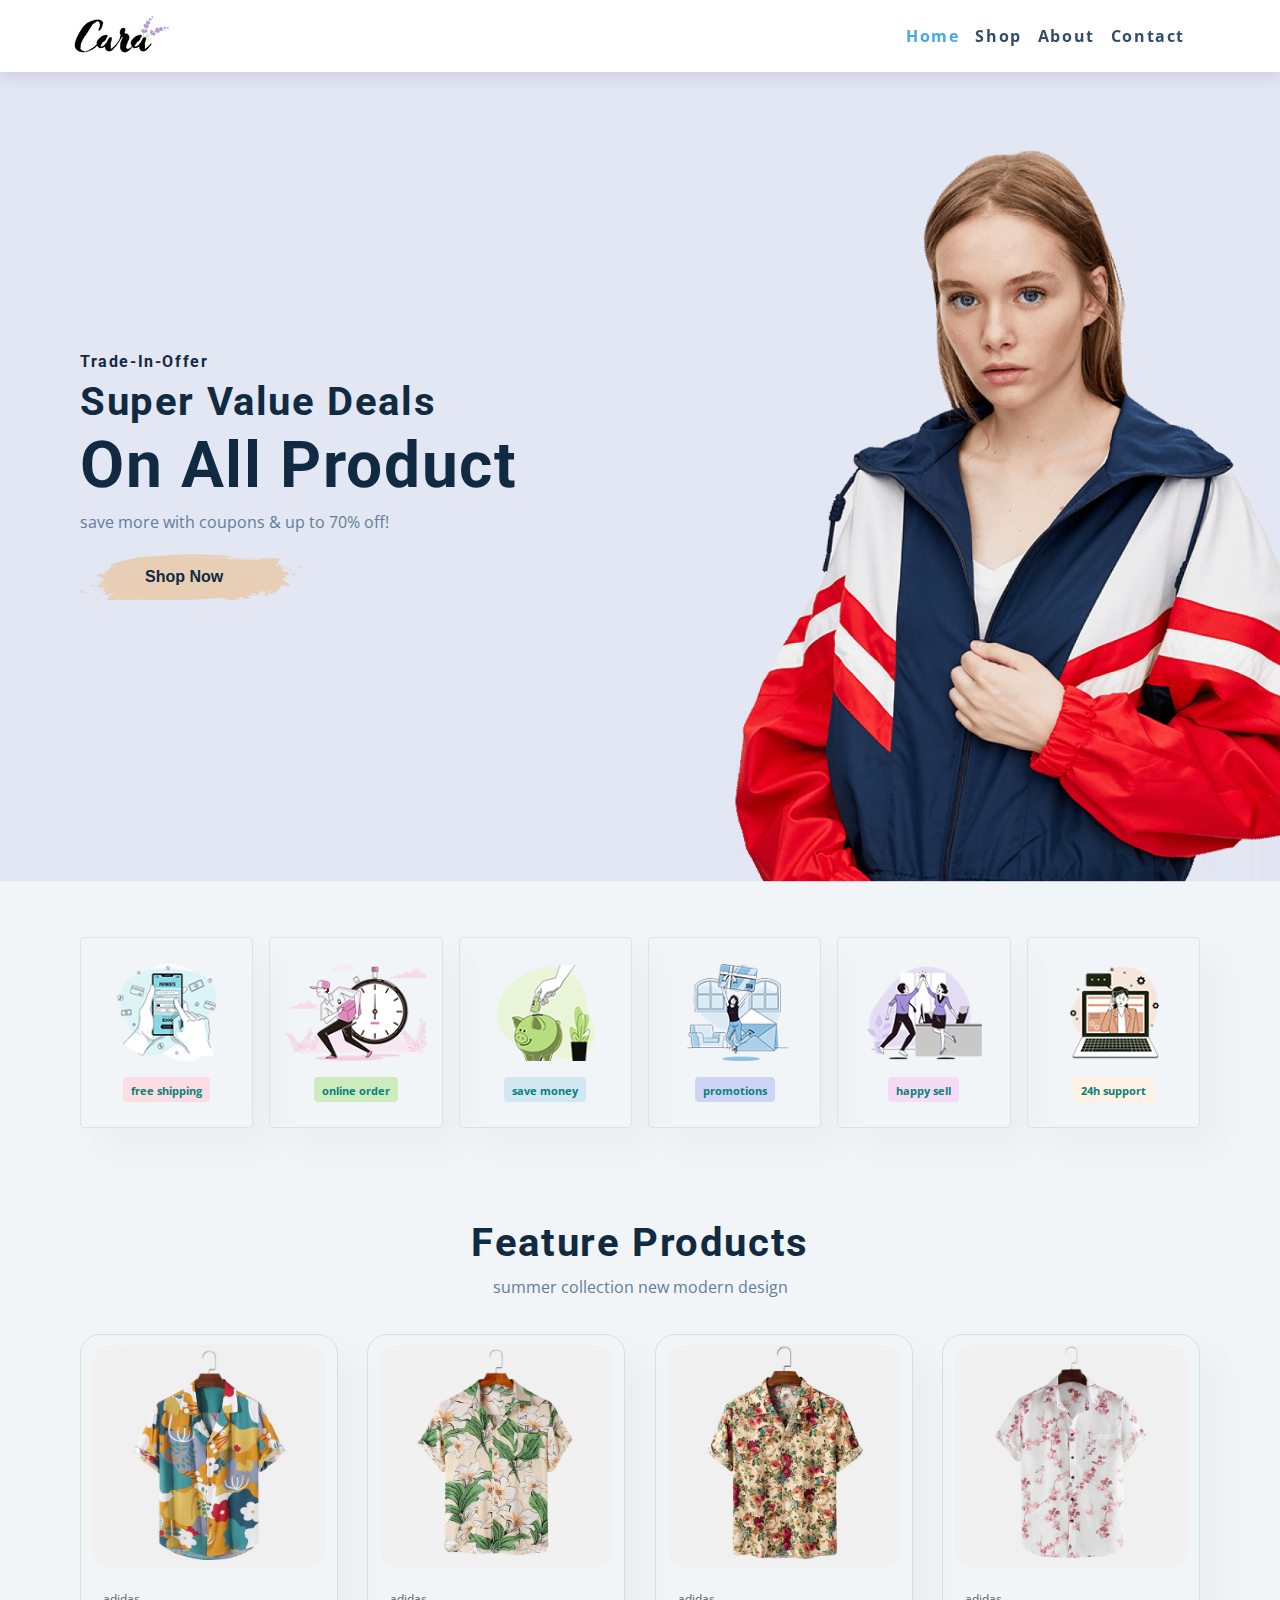
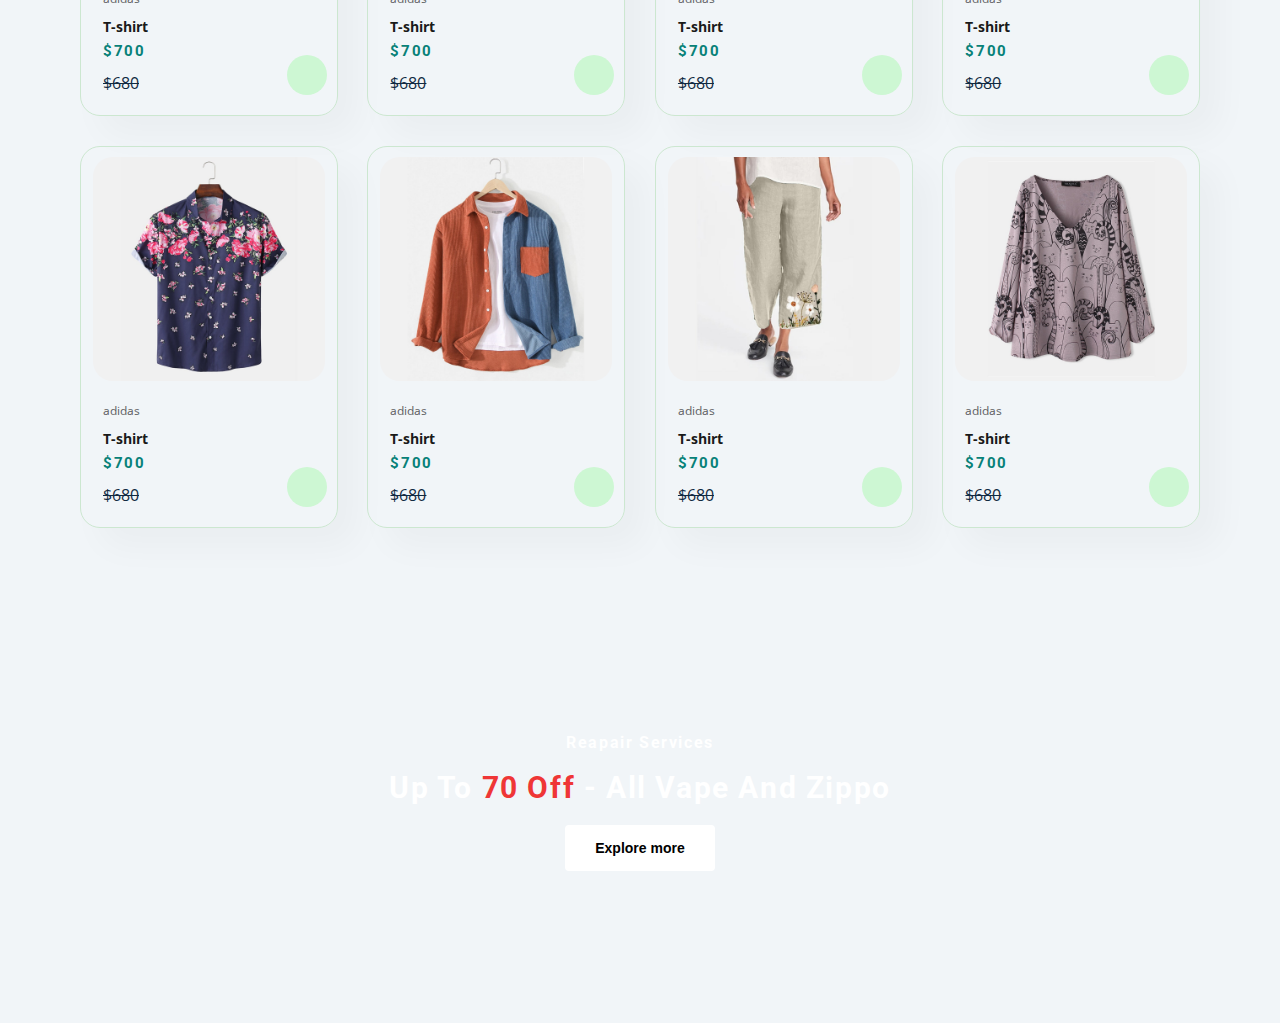
<file: index.html>
<!DOCTYPE html>
<html lang="en">

    <head>
        <meta charset="UTF-8">
        <meta http-equiv="X-UA-Compatible" content="IE=edge">
        <meta name="viewport" content="width=device-width, initial-scale=1.0">
        <title>Tech2etc Ecommerce Tutorial</title>
        <link rel="stylesheet" href="https://cdnjs.cloudflare.com/ajax/libs/font-awesome/6.4.2/css/all.min.css" integrity="sha512-z3gLpd7yknf1YoNbCzqRKc4qyor8gaKU1qmn+CShxbuBusANI9QpRohGBreCFkKxLhei6S9CQXFEbbKuqLg0DA==" crossorigin="anonymous" referrerpolicy="no-referrer" />

        <link rel="stylesheet" href="style.css">
    </head>

    <body>

        <!-- Navbar -->
        <nav id="header">
            <div class="nav-center">
              <!-- nav header -->
              <div class="nav-header">
                <img src="./img/logo.png" class="logo" alt="logo" />
                <button class="nav-toggle">
                  <i class="fas fa-bars"></i>
                </button>
              </div>
              <!-- links -->
              <ul class="links">
                <li>
                  <a class="active" href="index.html">home</a>
                </li>
                <li>
                  <a href="shop.html">shop</a>
                </li>
                <li>
                  <a href="about.html">about</a>
                </li>
                <li>
                  <a href="contact.html">contact</a>
                </li>
                <li>
                    <a href="cart.html"><i class="fa-solid fa-cart-shopping"></i></a>
                </li>
              </ul>
            </div>
        </nav>
        <!-- Home -->
        <section id="hero">
            <h4>Trade-in-offer</h4>
            <h2>Super value deals</h2>
            <h1>On all product</h1>
            <p>save more with coupons & up to 70% off!</p>
            <button>Shop Now</button>
        </section>
        <!-- Feature -->
        <section id="feature">
            <div class="fe-box">
                <img src="./img/features/f1.png" alt="">
                <h6>free shipping</h6>
            </div>
            <div class="fe-box">
                <img src="./img/features/f2.png" alt="">
                <h6>online order</h6>
            </div>
            <div class="fe-box">
                <img src="./img/features/f3.png" alt="">
                <h6>save money</h6>
            </div>
            <div class="fe-box">
                <img src="./img/features/f4.png" alt="">
                <h6>promotions</h6>
            </div>
            <div class="fe-box">
                <img src="./img/features/f5.png" alt="">
                <h6>happy sell</h6>
            </div>
            <div class="fe-box">
                <img src="./img/features/f6.png" alt="">
                <h6>24h support</h6>
            </div>
        </section>

        <section id="product1">
            <h2>feature products</h2>
            <p>summer collection new modern design</p>
            <div class="pro-container">
                <div class="pro">
                    <img src="./img/products/f1.jpg" alt="">
                    <div class="des">
                        <span>adidas</span>
                        <h5>T-shirt</h5>
                        <div class="star">
                            <i class="fas fa-star"></i>
                            <i class="fas fa-star"></i>
                            <i class="fas fa-star"></i>
                            <i class="fas fa-star"></i>
                            <i class="fas fa-star"></i>
                        </div>
                        <h4>$700</h4>
                        <del>$680</del>
                    </div>
                    <a href="#" class="card"><i class="fa-solid fa-cart-plus"></i></a>
                </div>
                <div class="pro">
                    <img src="./img//products/f2.jpg" alt="">
                    <div class="des">
                        <span>adidas</span>
                        <h5>T-shirt</h5>
                        <div class="star">
                            <i class="fas fa-star"></i>
                            <i class="fas fa-star"></i>
                            <i class="fas fa-star"></i>
                            <i class="fas fa-star"></i>
                            <i class="fas fa-star"></i>
                        </div>
                        <h4>$700</h4>
                        <del>$680</del>
                    </div>
                    <a href="#" class="card"><i class="fa-solid fa-cart-plus"></i></a>
                </div>
                <div class="pro">
                    <img src="./img//products/f3.jpg" alt="">
                    <div class="des">
                        <span>adidas</span>
                        <h5>T-shirt</h5>
                        <div class="star">
                            <i class="fas fa-star"></i>
                            <i class="fas fa-star"></i>
                            <i class="fas fa-star"></i>
                            <i class="fas fa-star"></i>
                            <i class="fas fa-star"></i>
                        </div>
                        <h4>$700</h4>
                        <del>$680</del>
                    </div>
                    <a href="#" class="card"><i class="fa-solid fa-cart-plus"></i></a>
                </div>
                <div class="pro">
                    <img src="./img//products/f4.jpg" alt="">
                    <div class="des">
                        <span>adidas</span>
                        <h5>T-shirt</h5>
                        <div class="star">
                            <i class="fas fa-star"></i>
                            <i class="fas fa-star"></i>
                            <i class="fas fa-star"></i>
                            <i class="fas fa-star"></i>
                            <i class="fas fa-star"></i>
                        </div>
                        <h4>$700</h4>
                        <del>$680</del>
                    </div>
                    <a href="#" class="card"><i class="fa-solid fa-cart-plus"></i></a>
                </div>
                <div class="pro">
                    <img src="./img//products/f5.jpg" alt="">
                    <div class="des">
                        <span>adidas</span>
                        <h5>T-shirt</h5>
                        <div class="star">
                            <i class="fas fa-star"></i>
                            <i class="fas fa-star"></i>
                            <i class="fas fa-star"></i>
                            <i class="fas fa-star"></i>
                            <i class="fas fa-star"></i>
                        </div>
                        <h4>$700</h4>
                        <del>$680</del>
                    </div>
                    <a href="#" class="card"><i class="fa-solid fa-cart-plus"></i></a>
                </div>
                <div class="pro">
                    <img src="./img//products/f6.jpg" alt="">
                    <div class="des">
                        <span>adidas</span>
                        <h5>T-shirt</h5>
                        <div class="star">
                            <i class="fas fa-star"></i>
                            <i class="fas fa-star"></i>
                            <i class="fas fa-star"></i>
                            <i class="fas fa-star"></i>
                            <i class="fas fa-star"></i>
                        </div>
                        <h4>$700</h4>
                        <del>$680</del>
                    </div>
                    <a href="#" class="card"><i class="fa-solid fa-cart-plus"></i></a>
                </div>
                <div class="pro">
                    <img src="./img//products/f7.jpg" alt="">
                    <div class="des">
                        <span>adidas</span>
                        <h5>T-shirt</h5>
                        <div class="star">
                            <i class="fas fa-star"></i>
                            <i class="fas fa-star"></i>
                            <i class="fas fa-star"></i>
                            <i class="fas fa-star"></i>
                            <i class="fas fa-star"></i>
                        </div>
                        <h4>$700</h4>
                        <del>$680</del>
                    </div>
                    <a href="#" class="card"><i class="fa-solid fa-cart-plus"></i></a>
                </div>
                <div class="pro">
                    <img src="./img//products/f8.jpg" alt="">
                    <div class="des">
                        <span>adidas</span>
                        <h5>T-shirt</h5>
                        <div class="star">
                            <i class="fas fa-star"></i>
                            <i class="fas fa-star"></i>
                            <i class="fas fa-star"></i>
                            <i class="fas fa-star"></i>
                            <i class="fas fa-star"></i>
                        </div>
                        <h4>$700</h4>
                        <del>$680</del>
                    </div>
                    <a href="#" class="card"><i class="fa-solid fa-cart-plus"></i></a>
                </div>
            </div>
        </section>

        <!-- Banner -->
        <section id="banner">
            <h4>Reapair services</h4>
            <h2>Up to <span>70 off</span> - All Vape and Zippo</h2>
            <button class="normal">Explore more</button>
        </section>

        <script src="script.js"></script>
    </body>

</html>
</file>
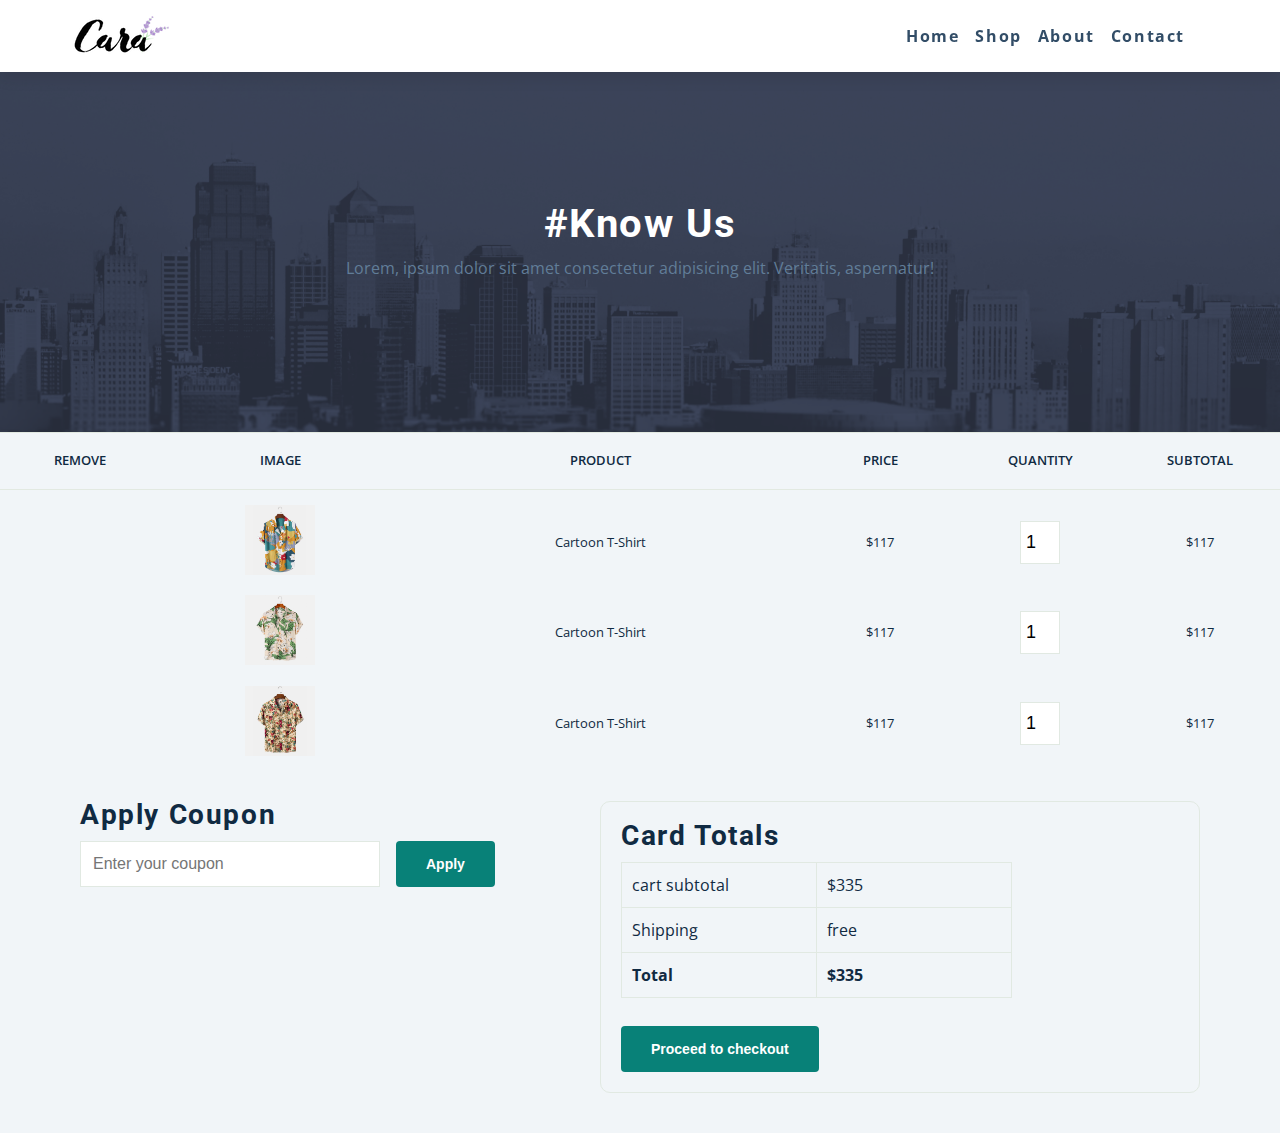
<file: cart.html>
<!DOCTYPE html>
<html lang="en">

    <head>
        <meta charset="UTF-8">
        <meta http-equiv="X-UA-Compatible" content="IE=edge">
        <meta name="viewport" content="width=device-width, initial-scale=1.0">
        <title>Document</title>

        <link rel="stylesheet" href="https://cdnjs.cloudflare.com/ajax/libs/font-awesome/6.4.2/css/all.min.css" integrity="sha512-z3gLpd7yknf1YoNbCzqRKc4qyor8gaKU1qmn+CShxbuBusANI9QpRohGBreCFkKxLhei6S9CQXFEbbKuqLg0DA==" crossorigin="anonymous" referrerpolicy="no-referrer" />

        <link rel="stylesheet" href="style.css">
    </head>

    <body>

        <!-- Navbar -->
        <nav id="header">
            <div class="nav-center">
                <!-- nav header -->
                <div class="nav-header">
                <img src="./img/logo.png" class="logo" alt="logo" />
                <button class="nav-toggle">
                    <i class="fas fa-bars"></i>
                </button>
                </div>
                <!-- links -->
                <ul class="links">
                <li>
                    <a  href="index.html">home</a>
                </li>
                <li>
                    <a href="shop.html">shop</a>
                </li>
                <li>
                    <a href="about.html">about</a>
                </li>
                <li>
                    <a  href="contact.html">contact</a>
                </li>
                <li>
                    <a href="cart.html" class="active"><i class="fa-solid fa-cart-shopping"></i></a>
                </li>
                </ul>
            </div>
        </nav>

        <!-- banner section -->
        <section id="page-header" class="about-header">
            <h2>#Know us</h2>
    
            <p>Lorem, ipsum dolor sit amet consectetur adipisicing elit. Veritatis, aspernatur!</p>
        </section>

        <!-- cart section -->
        <section id="card">
            <table>
                <thead>
                    <tr>
                        <td>Remove</td>
                        <td>Image</td>
                        <td>Product</td>
                        <td>Price</td>
                        <td>Quantity</td>
                        <td>Subtotal</td>
                    </tr>
                </thead>
                <tbody>
                    <tr>
                        <td><i class="fa-regular fa-circle-xmark"></i></td>
                        <td><img src="./img/products/f1.jpg" alt=""></td>
                        <td>Cartoon T-Shirt</td>
                        <td>$117</td>
                        <td><input type="number" value="1"></td>
                        <td>$117</td>
                    </tr>
                    <tr>
                        <td><i class="fa-regular fa-circle-xmark"></i></td>
                        <td><img src="./img/products/f2.jpg" alt=""></td>
                        <td>Cartoon T-Shirt</td>
                        <td>$117</td>
                        <td><input type="number" value="1"></td>
                        <td>$117</td>
                    </tr>
                    <tr>
                        <td><i class="fa-regular fa-circle-xmark"></i></td>
                        <td><img src="./img/products/f3.jpg" alt=""></td>
                        <td>Cartoon T-Shirt</td>
                        <td>$117</td>
                        <td><input type="number" value="1"></td>
                        <td>$117</td>
                    </tr>
                </tbody>
            </table>
        </section>

        <!-- Cart pyment -->
        <section id="cart-pay">
            <div class="coupon">
                <h3>Apply Coupon</h3>
                <form action="">
                    <input type="text" placeholder="Enter your coupon">
                    <button class="normal">Apply</button>
                </form>
            </div>

            <div id="subtotal">
                <h3>card Totals</h3>
                <table>
                    <tr>
                        <td>cart subtotal</td>
                        <td>$335</td>
                    </tr>
                    <tr>
                        <td>Shipping</td>
                        <td>free</td>
                    </tr>
                    <tr>
                        <td>Total</td>
                        <td>$335</td>
                    </tr>
                </table>
                <button class="normal">Proceed to checkout</button>
            </div>
        </section>

        <script src="script.js"></script>

    </body>

</html>
</file>
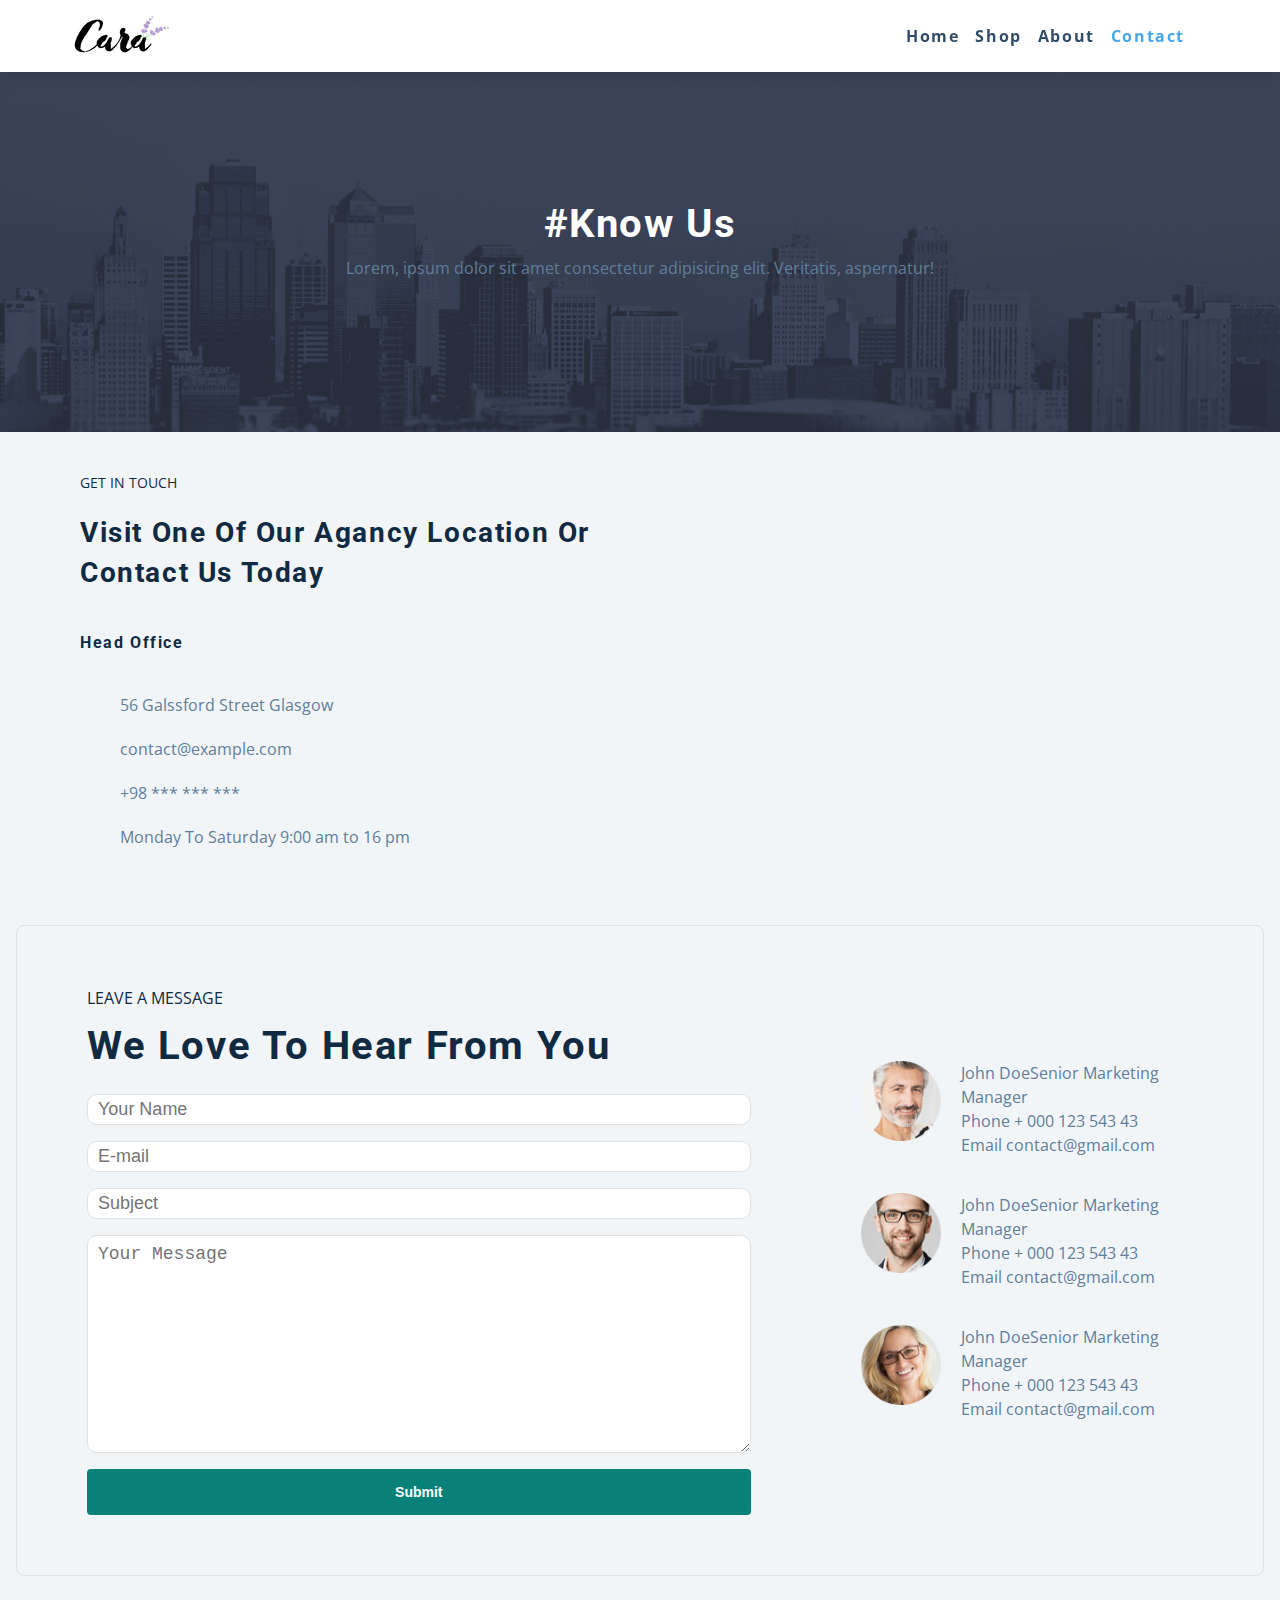
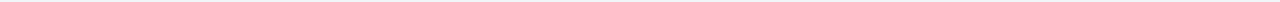
<file: contact.html>
<!DOCTYPE html>
<html lang="en">

    <head>
        <meta charset="UTF-8">
        <meta http-equiv="X-UA-Compatible" content="IE=edge">
        <meta name="viewport" content="width=device-width, initial-scale=1.0">
        <title>Document</title>

        <link rel="stylesheet" href="https://cdnjs.cloudflare.com/ajax/libs/font-awesome/6.4.2/css/all.min.css" integrity="sha512-z3gLpd7yknf1YoNbCzqRKc4qyor8gaKU1qmn+CShxbuBusANI9QpRohGBreCFkKxLhei6S9CQXFEbbKuqLg0DA==" crossorigin="anonymous" referrerpolicy="no-referrer" />

        <link rel="stylesheet" href="style.css">
    </head>

    <body>

        <!-- Navbar -->
        <nav id="header">
            <div class="nav-center">
                <!-- nav header -->
                <div class="nav-header">
                <img src="./img/logo.png" class="logo" alt="logo" />
                <button class="nav-toggle">
                    <i class="fas fa-bars"></i>
                </button>
                </div>
                <!-- links -->
                <ul class="links">
                <li>
                    <a  href="index.html">home</a>
                </li>
                <li>
                    <a href="shop.html">shop</a>
                </li>
                <li>
                    <a href="about.html">about</a>
                </li>
                <li>
                    <a  class="active" href="contact.html">contact</a>
                </li>
                <li>
                    <a href="cart.html"><i class="fa-solid fa-cart-shopping"></i></a>
                </li>
                </ul>
            </div>
        </nav>

        <!-- banner section -->
        <section id="page-header" class="about-header">
            <h2>#Know us</h2>
    
            <p>Lorem, ipsum dolor sit amet consectetur adipisicing elit. Veritatis, aspernatur!</p>
        </section>

        <!-- know head -->
        <section id="khow-head">
            <article class="des">
                <h5>GET IN TOUCH</h5>
                <h3>
                    visit one of our agancy location or contact us today
                </h3>
                <h4>Head Office</h4>
                <div class="office-des">
                    <i class="fa-regular fa-map"></i>
                    <p>56 Galssford Street Glasgow</p>
                </div>
                <div class="office-des">
                    <i class="fa-regular fa-envelope"></i>
                    <p>contact@example.com</p>
                </div>
                <div class="office-des">
                    <i class="fa-solid fa-phone"></i>
                    <p>+98 *** *** ***</p>
                </div>
                <div class="office-des">
                    <i class="fa-regular fa-clock"></i>
                    <p>Monday To Saturday 9:00 am to 16 pm</p>
                </div>
            </article>
            <div class="map">
                <iframe src="https://www.google.com/maps/embed?pb=!1m18!1m12!1m3!1d51821.75834474474!2d51.26903433935546!3d35.72966402425642!2m3!1f0!2f0!3f0!3m2!1i1024!2i768!4f13.1!3m3!1m2!1s0x3f8dfe05732c2e91%3A0xfcbec017befd15f4!2sAzadi%20Tower!5e0!3m2!1sen!2suk!4v1693401674826!5m2!1sen!2suk" style="border:0;" allowfullscreen="" loading="lazy" referrerpolicy="no-referrer-when-downgrade"></iframe>
            </div>
        </section>

        <!-- form details -->
        <section id="form-details">
            <form action="">
                <span>LEAVE A MESSAGE</span>
                <h2>We love to hear from you</h2>
                <input type="text" placeholder="Your Name">
                <input type="text" placeholder="E-mail">
                <input type="text" placeholder="Subject">
                <textarea name="" id="" cols="30" rows="10" placeholder="Your Message"></textarea>
                <button class="normal">Submit</button>
            </form>
            <div class="developers">
                <div class="dev-details">
                    <img src="./img/people/1.png" width="100%" alt="">
                    <p><span>John Doe</span>Senior Marketing Manager <br>
                    Phone + 000 123 543 43 <br>
                    Email contact@gmail.com
                    </p>
                </div>
                <div class="dev-details">
                    <img src="./img/people/2.png" width="100%" alt="">
                    <p><span>John Doe</span>Senior Marketing Manager <br>
                        Phone + 000 123 543 43 <br>
                        Email contact@gmail.com
                        </p>
                </div>
                <div class="dev-details">
                    <img src="./img/people/3.png" width="100%" alt="">
                    <p><span>John Doe</span>Senior Marketing Manager <br>
                        Phone + 000 123 543 43 <br>
                        Email contact@gmail.com
                        </p>
                </div>
            </div>
        </section>
        <script src="script.js"></script>

    </body>

</html>
</file>
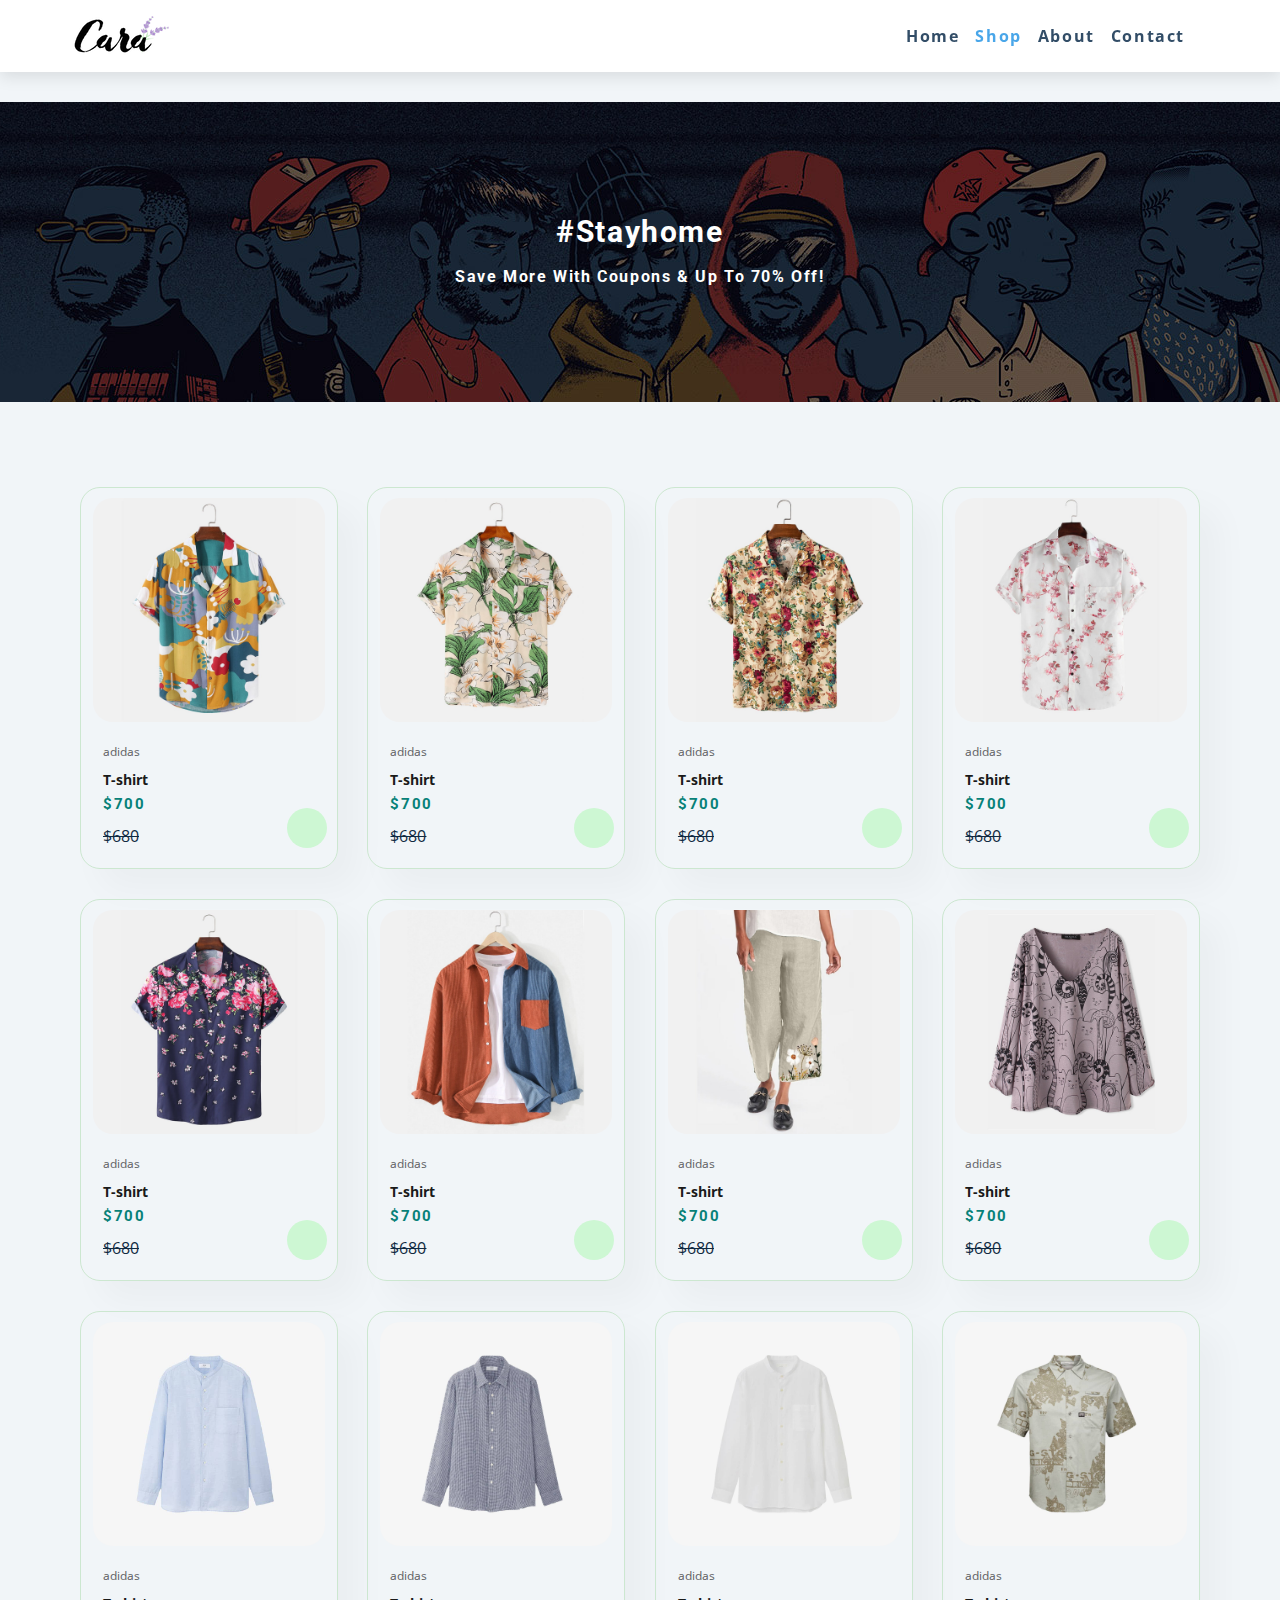
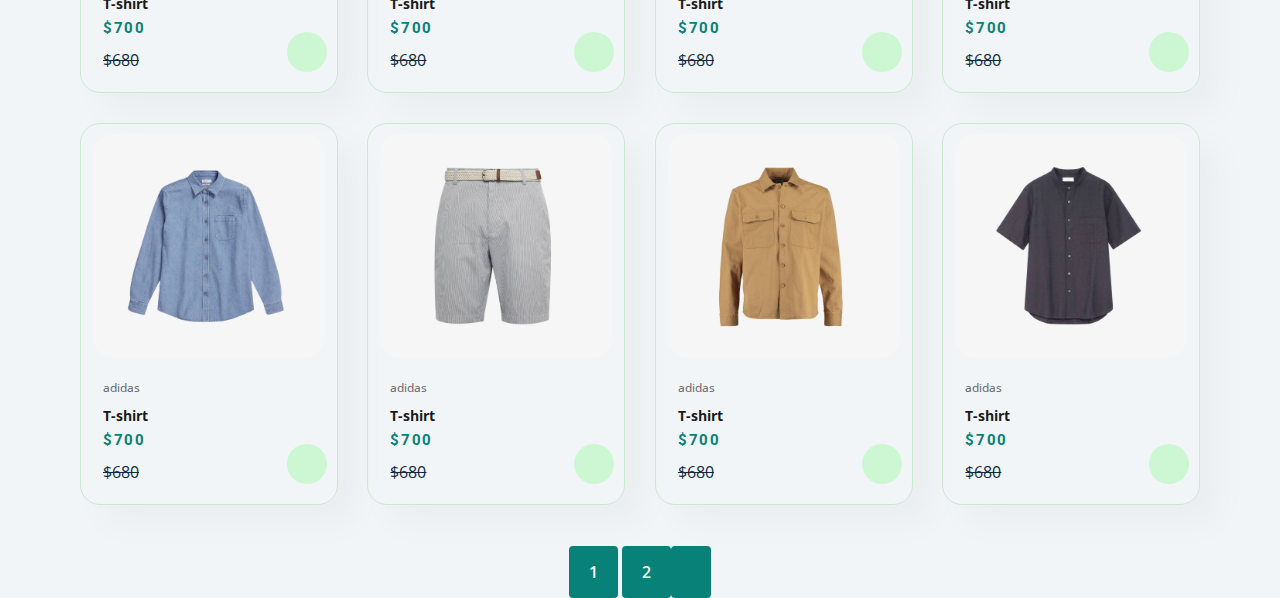
<file: shop.html>
<!DOCTYPE html>
<html lang="en">

    <head>
        <meta charset="UTF-8">
        <meta http-equiv="X-UA-Compatible" content="IE=edge">
        <meta name="viewport" content="width=device-width, initial-scale=1.0">
        <title>Tech2etc Ecommerce Tutorial</title>
        <link rel="stylesheet" href="https://cdnjs.cloudflare.com/ajax/libs/font-awesome/6.4.2/css/all.min.css" integrity="sha512-z3gLpd7yknf1YoNbCzqRKc4qyor8gaKU1qmn+CShxbuBusANI9QpRohGBreCFkKxLhei6S9CQXFEbbKuqLg0DA==" crossorigin="anonymous" referrerpolicy="no-referrer" />

        <link rel="stylesheet" href="style.css">
    </head>

    <body>
        <!-- NavBar -->
        <nav id="header">
            <div class="nav-center">
              <!-- nav header -->
              <div class="nav-header">
                <img src="./img/logo.png" class="logo" alt="logo" />
                <button class="nav-toggle">
                  <i class="fas fa-bars"></i>
                </button>
              </div>
              <!-- links -->
              <ul class="links">
                <li>
                  <a href="index.html">home</a>
                </li>
                <li>
                  <a class="active" href="shop.html">shop</a>
                </li>
                <li>
                  <a href="about.html">about</a>
                </li>
                <li>
                  <a href="contact.html">contact</a>
                </li>
                <li>
                    <a href="cart.html"><i class="fa-solid fa-cart-shopping"></i></a>
                </li>
              </ul>
            </div>
        </nav>

        <!-- header -->
        <section id="shop-header">
            <h2>#stayhome</h2>
            <h4>save more with coupons & up to 70% off!</h4>
        </section>

        <!-- Shop -->
        <section id="product2">
            <div class="pro-container">
                <div class="pro" href="#sproduct.html" onclick="window.location.href='sproduct.html'">
                        <img src="./img//products/f1.jpg"  alt="">
                    <div class="des">
                        <span>adidas</span>
                        <h5>T-shirt</h5>
                        <div class="star">
                            <i class="fas fa-star"></i>
                            <i class="fas fa-star"></i>
                            <i class="fas fa-star"></i>
                            <i class="fas fa-star"></i>
                            <i class="fas fa-star"></i>
                        </div>
                        <h4>$700</h4>
                        <del>$680</del>
                    </div>
                    <a href="#" class="card"><i class="fa-solid fa-cart-plus"></i></a>
                </div>
                <div class="pro" href="#sproduct.html">
                    <img src="./img//products/f2.jpg" alt="">
                    <div class="des">
                        <span>adidas</span>
                        <h5>T-shirt</h5>
                        <div class="star">
                            <i class="fas fa-star"></i>
                            <i class="fas fa-star"></i>
                            <i class="fas fa-star"></i>
                            <i class="fas fa-star"></i>
                            <i class="fas fa-star"></i>
                        </div>
                        <h4>$700</h4>
                        <del>$680</del>
                    </div>
                    <a href="#" class="card"><i class="fa-solid fa-cart-plus"></i></a>
                </div>
                <div class="pro" href="#sproduct.html">
                    <img src="./img//products/f3.jpg" alt="">
                    <div class="des">
                        <span>adidas</span>
                        <h5>T-shirt</h5>
                        <div class="star">
                            <i class="fas fa-star"></i>
                            <i class="fas fa-star"></i>
                            <i class="fas fa-star"></i>
                            <i class="fas fa-star"></i>
                            <i class="fas fa-star"></i>
                        </div>
                        <h4>$700</h4>
                        <del>$680</del>
                    </div>
                    <a href="#" class="card"><i class="fa-solid fa-cart-plus"></i></a>
                </div>
                <div class="pro" href="#sproduct.html">
                    <img src="./img//products/f4.jpg" alt="">
                    <div class="des">
                        <span>adidas</span>
                        <h5>T-shirt</h5>
                        <div class="star">
                            <i class="fas fa-star"></i>
                            <i class="fas fa-star"></i>
                            <i class="fas fa-star"></i>
                            <i class="fas fa-star"></i>
                            <i class="fas fa-star"></i>
                        </div>
                        <h4>$700</h4>
                        <del>$680</del>
                    </div>
                    <a href="#" class="card"><i class="fa-solid fa-cart-plus"></i></a>
                </div>
                <div class="pro" href="#sproduct.html">
                    <img src="./img//products/f5.jpg" alt="">
                    <div class="des">
                        <span>adidas</span>
                        <h5>T-shirt</h5>
                        <div class="star">
                            <i class="fas fa-star"></i>
                            <i class="fas fa-star"></i>
                            <i class="fas fa-star"></i>
                            <i class="fas fa-star"></i>
                            <i class="fas fa-star"></i>
                        </div>
                        <h4>$700</h4>
                        <del>$680</del>
                    </div>
                    <a href="#" class="card"><i class="fa-solid fa-cart-plus"></i></a>
                </div>
                <div class="pro" href="#sproduct.html">
                    <img src="./img//products/f6.jpg" alt="">
                    <div class="des">
                        <span>adidas</span>
                        <h5>T-shirt</h5>
                        <div class="star">
                            <i class="fas fa-star"></i>
                            <i class="fas fa-star"></i>
                            <i class="fas fa-star"></i>
                            <i class="fas fa-star"></i>
                            <i class="fas fa-star"></i>
                        </div>
                        <h4>$700</h4>
                        <del>$680</del>
                    </div>
                    <a href="#" class="card"><i class="fa-solid fa-cart-plus"></i></a>
                </div>
                <div class="pro" href="#sproduct.html">
                    <img src="./img//products/f7.jpg" alt="">
                    <div class="des">
                        <span>adidas</span>
                        <h5>T-shirt</h5>
                        <div class="star">
                            <i class="fas fa-star"></i>
                            <i class="fas fa-star"></i>
                            <i class="fas fa-star"></i>
                            <i class="fas fa-star"></i>
                            <i class="fas fa-star"></i>
                        </div>
                        <h4>$700</h4>
                        <del>$680</del>
                    </div>
                    <a href="#" class="card"><i class="fa-solid fa-cart-plus"></i></a>
                </div>
                <div class="pro" href="#sproduct.html">
                    <img src="./img//products/f8.jpg" alt="">
                    <div class="des">
                        <span>adidas</span>
                        <h5>T-shirt</h5>
                        <div class="star">
                            <i class="fas fa-star"></i>
                            <i class="fas fa-star"></i>
                            <i class="fas fa-star"></i>
                            <i class="fas fa-star"></i>
                            <i class="fas fa-star"></i>
                        </div>
                        <h4>$700</h4>
                        <del>$680</del>
                    </div>
                    <a href="#" class="card"><i class="fa-solid fa-cart-plus"></i></a>
                </div>
                <div class="pro" href="#sproduct.html">
                    <img src="./img//products/n1.jpg" alt="">
                    <div class="des">
                        <span>adidas</span>
                        <h5>T-shirt</h5>
                        <div class="star">
                            <i class="fas fa-star"></i>
                            <i class="fas fa-star"></i>
                            <i class="fas fa-star"></i>
                            <i class="fas fa-star"></i>
                            <i class="fas fa-star"></i>
                        </div>
                        <h4>$700</h4>
                        <del>$680</del>
                    </div>
                    <a href="#" class="card"><i class="fa-solid fa-cart-plus"></i></a>
                </div>
                <div class="pro" href="#sproduct.html">
                    <img src="./img//products/n2.jpg" alt="">
                    <div class="des">
                        <span>adidas</span>
                        <h5>T-shirt</h5>
                        <div class="star">
                            <i class="fas fa-star"></i>
                            <i class="fas fa-star"></i>
                            <i class="fas fa-star"></i>
                            <i class="fas fa-star"></i>
                            <i class="fas fa-star"></i>
                        </div>
                        <h4>$700</h4>
                        <del>$680</del>
                    </div>
                    <a href="#" class="card"><i class="fa-solid fa-cart-plus"></i></a>
                </div>
                <div class="pro" href="#sproduct.html">
                    <img src="./img//products/n3.jpg" alt="">
                    <div class="des">
                        <span>adidas</span>
                        <h5>T-shirt</h5>
                        <div class="star">
                            <i class="fas fa-star"></i>
                            <i class="fas fa-star"></i>
                            <i class="fas fa-star"></i>
                            <i class="fas fa-star"></i>
                            <i class="fas fa-star"></i>
                        </div>
                        <h4>$700</h4>
                        <del>$680</del>
                    </div>
                    <a href="#" class="card"><i class="fa-solid fa-cart-plus"></i></a>
                </div>
                <div class="pro" href="#sproduct.html">
                    <img src="./img//products/n4.jpg" alt="">
                    <div class="des">
                        <span>adidas</span>
                        <h5>T-shirt</h5>
                        <div class="star">
                            <i class="fas fa-star"></i>
                            <i class="fas fa-star"></i>
                            <i class="fas fa-star"></i>
                            <i class="fas fa-star"></i>
                            <i class="fas fa-star"></i>
                        </div>
                        <h4>$700</h4>
                        <del>$680</del>
                    </div>
                    <a href="#" class="card"><i class="fa-solid fa-cart-plus"></i></a>
                </div>
                <div class="pro" href="#sproduct.html">
                    <img src="./img//products/n5.jpg" alt="">
                    <div class="des">
                        <span>adidas</span>
                        <h5>T-shirt</h5>
                        <div class="star">
                            <i class="fas fa-star"></i>
                            <i class="fas fa-star"></i>
                            <i class="fas fa-star"></i>
                            <i class="fas fa-star"></i>
                            <i class="fas fa-star"></i>
                        </div>
                        <h4>$700</h4>
                        <del>$680</del>
                    </div>
                    <a href="#" class="card"><i class="fa-solid fa-cart-plus"></i></a>
                </div>
                <div class="pro" href="#sproduct.html">
                    <img src="./img//products/n6.jpg" alt="">
                    <div class="des">
                        <span>adidas</span>
                        <h5>T-shirt</h5>
                        <div class="star">
                            <i class="fas fa-star"></i>
                            <i class="fas fa-star"></i>
                            <i class="fas fa-star"></i>
                            <i class="fas fa-star"></i>
                            <i class="fas fa-star"></i>
                        </div>
                        <h4>$700</h4>
                        <del>$680</del>
                    </div>
                    <a href="#" class="card"><i class="fa-solid fa-cart-plus"></i></a>
                </div>
                <div class="pro" href="#sproduct.html">
                    <img src="./img//products/n7.jpg" alt="">
                    <div class="des">
                        <span>adidas</span>
                        <h5>T-shirt</h5>
                        <div class="star">
                            <i class="fas fa-star"></i>
                            <i class="fas fa-star"></i>
                            <i class="fas fa-star"></i>
                            <i class="fas fa-star"></i>
                            <i class="fas fa-star"></i>
                        </div>
                        <h4>$700</h4>
                        <del>$680</del>
                    </div>
                    <a href="#" class="card"><i class="fa-solid fa-cart-plus"></i></a>
                </div>
                <div class="pro" href="#sproduct.html">
                    <img src="./img//products/n8.jpg" alt="">
                    <div class="des">
                        <span>adidas</span>
                        <h5>T-shirt</h5>
                        <div class="star">
                            <i class="fas fa-star"></i>
                            <i class="fas fa-star"></i>
                            <i class="fas fa-star"></i>
                            <i class="fas fa-star"></i>
                            <i class="fas fa-star"></i>
                        </div>
                        <h4>$700</h4>
                        <del>$680</del>
                    </div>
                    <a href="#" class="card"><i class="fa-solid fa-cart-plus"></i></a>
                </div>
            </div>
        </section>

        <!-- Pages -->
        <section id="pagination">
            <a href="#">1</a>
            <a href="#">2</a>
            <a href="#"><i class="fa-solid fa-arrow-right-long"></i></a>
        </section>

        <script src="script.js"></script>
    </body>

</html>

<!-- <i class="fa-solid fa-arrow-right-long"></i>
<i class="fa-solid fa-arrow-left"></i> -->
</file>
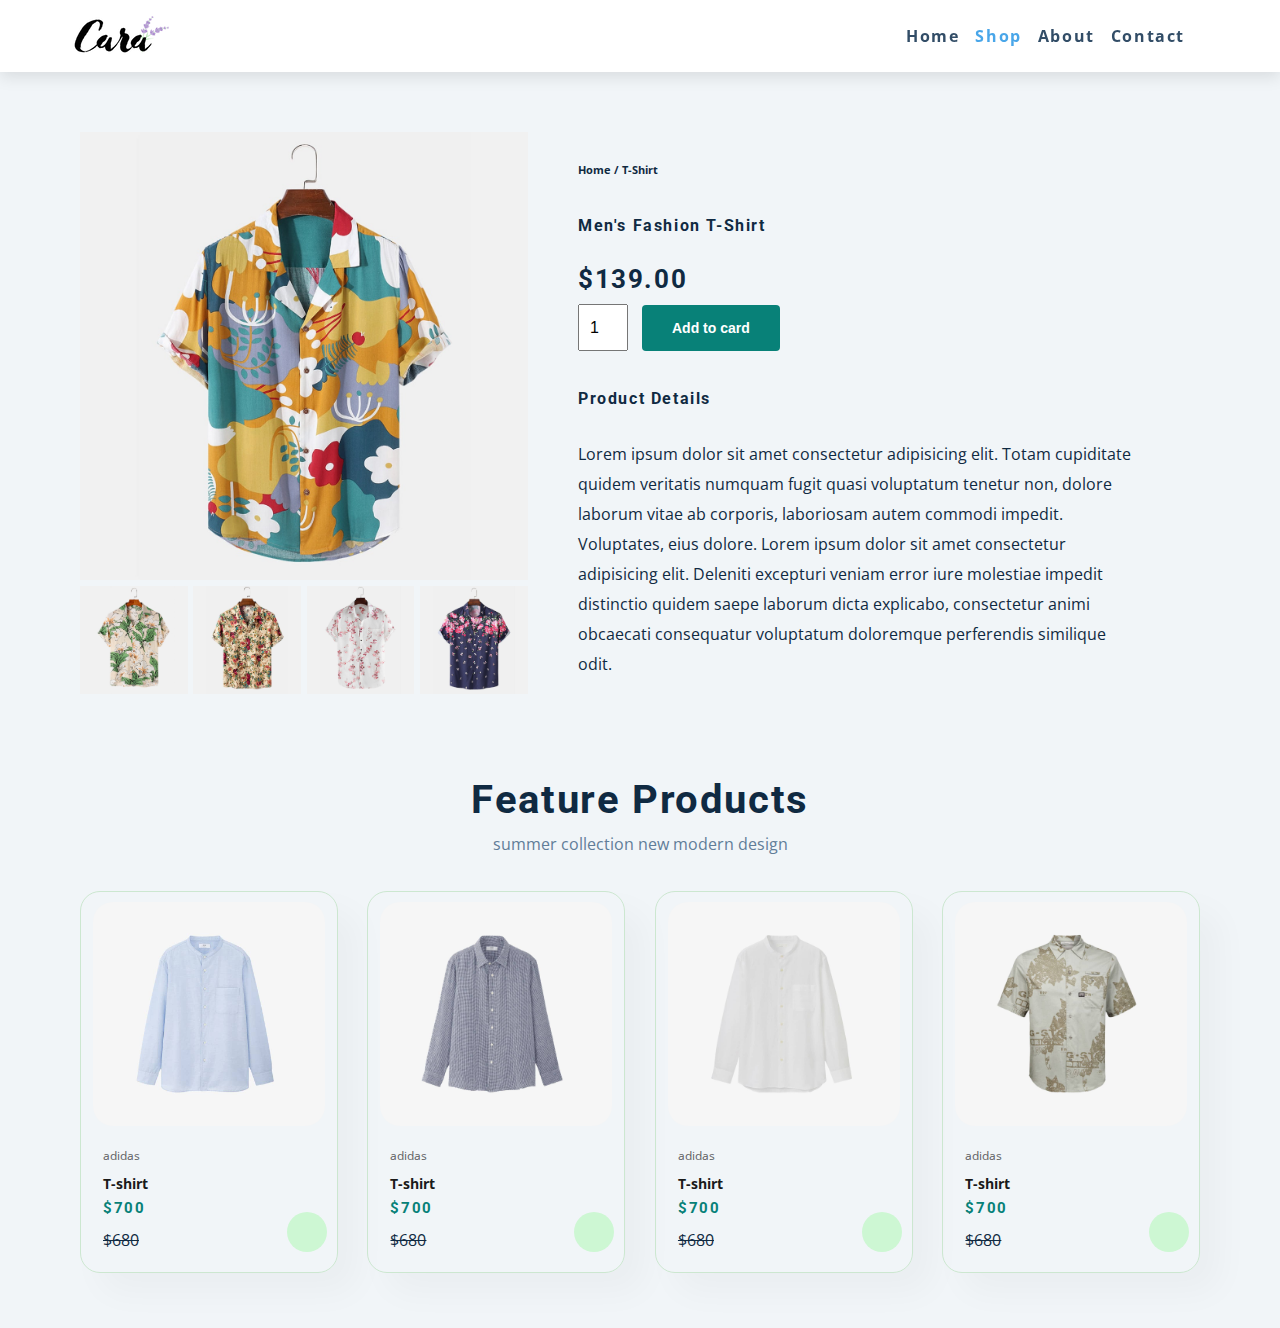
<file: sproduct.html>
<!DOCTYPE html>
<html lang="en">

    <head>
        <meta charset="UTF-8">
        <meta http-equiv="X-UA-Compatible" content="IE=edge">
        <meta name="viewport" content="width=device-width, initial-scale=1.0">
        <title>Tech2etc Ecommerce Tutorial</title>
        <link rel="stylesheet" href="https://cdnjs.cloudflare.com/ajax/libs/font-awesome/6.4.2/css/all.min.css" integrity="sha512-z3gLpd7yknf1YoNbCzqRKc4qyor8gaKU1qmn+CShxbuBusANI9QpRohGBreCFkKxLhei6S9CQXFEbbKuqLg0DA==" crossorigin="anonymous" referrerpolicy="no-referrer" />

        <link rel="stylesheet" href="style.css">
    </head>

    <body>
        <!-- Navbar -->
        <nav id="header">
            <div class="nav-center">
              <!-- nav header -->
              <div class="nav-header">
                <img src="./img/logo.png" class="logo" alt="logo" />
                <button class="nav-toggle">
                  <i class="fas fa-bars"></i>
                </button>
              </div>
              <!-- links -->
              <ul class="links">
                <li>
                  <a  href="index.html">home</a>
                </li>
                <li>
                  <a class="active" href="shop.html">shop</a>
                </li>
                <li>
                  <a href="about.html">about</a>
                </li>
                <li>
                  <a href="contact.html">contact</a>
                </li>
                <li>
                    <a href="cart.html"><i class="fa-solid fa-cart-shopping"></i></a>
                </li>
              </ul>
            </div>
        </nav>

        <!-- product details -->
        <section id="prodetails">
            <div class="single-pro-img">
                <img src="./img/products/f1.jpg" width="100%" id="mainImg" alt="">

                <div class="small-img-group">
                    <div class="small-img-col">
                        <img src="./img/products/f2.jpg" width="100%" class="small-img" alt="">
                    </div>
                    <div class="small-img-col">
                        <img src="./img/products/f3.jpg" width="100%" class="small-img" alt="">
                    </div>
                    <div class="small-img-col">
                        <img src="./img/products/f4.jpg" width="100%" class="small-img" alt="">
                    </div>
                    <div class="small-img-col">
                        <img src="./img/products/f5.jpg" width="100%" class="small-img" alt="">
                    </div>
                </div>
            </div>

            <div class="single-pro-details">
                <h6>Home / T-Shirt</h6>
                <h4>Men's Fashion T-Shirt</h4>
                <h2>$139.00</h2>
                <input type="number" value="1">
                <button class="normal">Add to card</button>
                <h4>Product details</h4>
                <span>
                    Lorem ipsum dolor sit amet consectetur adipisicing elit. 
                    Totam cupiditate quidem veritatis numquam fugit quasi voluptatum tenetur non, 
                    dolore laborum vitae ab corporis, laboriosam autem commodi impedit. Voluptates, 
                    eius dolore.
                    Lorem ipsum dolor sit amet consectetur adipisicing elit. 
                    Deleniti excepturi veniam error iure molestiae impedit distinctio 
                    quidem saepe laborum dicta explicabo, consectetur animi obcaecati 
                    consequatur voluptatum doloremque perferendis similique odit.
                </span>
            </div>
        </section>

        <!-- product section -->
        <section id="product1">
            <h2>feature products</h2>
            <p>summer collection new modern design</p>
            <div class="pro-container">
                <div class="pro">
                    <img src="./img//products/n1.jpg" alt="">
                    <div class="des">
                        <span>adidas</span>
                        <h5>T-shirt</h5>
                        <div class="star">
                            <i class="fas fa-star"></i>
                            <i class="fas fa-star"></i>
                            <i class="fas fa-star"></i>
                            <i class="fas fa-star"></i>
                            <i class="fas fa-star"></i>
                        </div>
                        <h4>$700</h4>
                        <del>$680</del>
                    </div>
                    <a href="#" class="card"><i class="fa-solid fa-cart-plus"></i></a>
                </div>
                <div class="pro">
                    <img src="./img//products/n2.jpg" alt="">
                    <div class="des">
                        <span>adidas</span>
                        <h5>T-shirt</h5>
                        <div class="star">
                            <i class="fas fa-star"></i>
                            <i class="fas fa-star"></i>
                            <i class="fas fa-star"></i>
                            <i class="fas fa-star"></i>
                            <i class="fas fa-star"></i>
                        </div>
                        <h4>$700</h4>
                        <del>$680</del>
                    </div>
                    <a href="#" class="card"><i class="fa-solid fa-cart-plus"></i></a>
                </div>
                <div class="pro">
                    <img src="./img//products/n3.jpg" alt="">
                    <div class="des">
                        <span>adidas</span>
                        <h5>T-shirt</h5>
                        <div class="star">
                            <i class="fas fa-star"></i>
                            <i class="fas fa-star"></i>
                            <i class="fas fa-star"></i>
                            <i class="fas fa-star"></i>
                            <i class="fas fa-star"></i>
                        </div>
                        <h4>$700</h4>
                        <del>$680</del>
                    </div>
                    <a href="#" class="card"><i class="fa-solid fa-cart-plus"></i></a>
                </div>
                <div class="pro">
                    <img src="./img//products/n4.jpg" alt="">
                    <div class="des">
                        <span>adidas</span>
                        <h5>T-shirt</h5>
                        <div class="star">
                            <i class="fas fa-star"></i>
                            <i class="fas fa-star"></i>
                            <i class="fas fa-star"></i>
                            <i class="fas fa-star"></i>
                            <i class="fas fa-star"></i>
                        </div>
                        <h4>$700</h4>
                        <del>$680</del>
                    </div>
                    <a href="#" class="card"><i class="fa-solid fa-cart-plus"></i></a>
                </div>
            </div>
        </section>

        <script>
            // script for image change on click
            const mainImg = document.getElementById("mainImg");
            const smallImg = document.getElementsByClassName("small-img");

            smallImg[0].onclick = () => {
                mainImg.src = smallImg[0].src
            }

            
            smallImg[1].onclick = () => {
                mainImg.src = smallImg[1].src
            }

            
            smallImg[2].onclick = () => {
                mainImg.src = smallImg[2].src
            }

            
            smallImg[3].onclick = () => {
                mainImg.src = smallImg[3].src
            }
        </script>


        <script src="script.js"></script>
    </body>

</html>
</file>
<file: style.css>
/*
=============== 
Fonts
===============
*/
@import url("https://fonts.googleapis.com/css?family=Open+Sans|Roboto:400,700&display=swap");

/*
=============== 
Variables
===============
*/

:root {
  /* dark shades of primary color*/
  --clr-primary-1: hsl(205, 86%, 17%);
  --clr-primary-2: hsl(205, 77%, 27%);
  --clr-primary-3: hsl(205, 72%, 37%);
  --clr-primary-4: hsl(205, 63%, 48%);
  /* primary/main color */
  --clr-primary-5: hsl(205, 78%, 60%);
  /* lighter shades of primary color */
  --clr-primary-6: hsl(205, 89%, 70%);
  --clr-primary-7: hsl(205, 90%, 76%);
  --clr-primary-8: hsl(205, 86%, 81%);
  --clr-primary-9: hsl(205, 90%, 88%);
  --clr-primary-10: hsl(205, 100%, 96%);
  /* darkest grey - used for headings */
  --clr-grey-1: hsl(209, 61%, 16%);
  --clr-grey-2: hsl(211, 39%, 23%);
  --clr-grey-3: hsl(209, 34%, 30%);
  --clr-grey-4: hsl(209, 28%, 39%);
  /* grey used for paragraphs */
  --clr-grey-5: hsl(210, 22%, 49%);
  --clr-grey-6: hsl(209, 23%, 60%);
  --clr-grey-7: hsl(211, 27%, 70%);
  --clr-grey-8: hsl(210, 31%, 80%);
  --clr-grey-9: hsl(212, 33%, 89%);
  --clr-grey-10: hsl(210, 36%, 96%);
  --clr-white: #fff;
  --clr-red-dark: hsl(360, 67%, 44%);
  --clr-red-light: hsl(360, 71%, 66%);
  --clr-green-dark: hsl(125, 67%, 44%);
  --clr-green-light: hsl(125, 71%, 66%);
  --clr-black: #222;
  --ff-primary: "Roboto", sans-serif;
  --ff-secondary: "Open Sans", sans-serif;
  --transition: all 0.3s linear;
  --spacing: 0.1rem;
  --radius: 0.25rem;
  --light-shadow: 0 5px 15px rgba(0, 0, 0, 0.1);
  --dark-shadow: 0 5px 15px rgba(0, 0, 0, 0.2);
  --max-width: 1170px;
  --fixed-width: 620px;
  --section-padding-p1: 40px 80px;
}
/*
=============== 
Global Styles
===============
*/

*,
::after,
::before {
  margin: 0;
  padding: 0;
  box-sizing: border-box;
}
body {
  font-family: var(--ff-secondary);
  background: var(--clr-grey-10);
  color: var(--clr-grey-1);
  line-height: 1.5;
  font-size: 0.875rem;
}
ul {
  list-style-type: none;
}
a {
  text-decoration: none;
}
h1,
h2,
h3,
h4 {
  letter-spacing: var(--spacing);
  text-transform: capitalize;
  line-height: 1.25;
  margin-bottom: 0.75rem;
  font-family: var(--ff-primary);
}
h1 {
  font-size: 3rem;
}
h2 {
  font-size: 2rem;
}
h3 {
  font-size: 1.25rem;
}
h4 {
  font-size: 0.875rem;
}
p {
  margin-bottom: 1.25rem;
  color: var(--clr-grey-5);
}
button.normal{
  font-size: 14px;
  font-weight: 600;
  padding: 15px 30px;
  color: #000;
  background-color: #fff;
  border-radius: 4px;
  cursor: pointer;
  border: none;
  outline: none;
  transition: 0.2s;
}
@media screen and (min-width: 800px) {
  h1 {
    font-size: 4rem;
  }
  h2 {
    font-size: 2.5rem;
  }
  h3 {
    font-size: 1.75rem;
  }
  h4 {
    font-size: 1rem;
  }
  body {
    font-size: 1rem;
  }
  h1,
  h2,
  h3,
  h4 {
    line-height: 1;
  }
}
/*  global classes */

/* section */
.section {
  padding: 5rem 0;
}

.section-center {
  width: 90vw;
  margin: 0 auto;
  max-width: 1170px;
}
@media screen and (min-width: 992px) {
  .section-center {
    width: 95vw;
  }
}
main {
  min-height: 100vh;
  display: grid;
  place-items: center;
}

/*
=============== 
Navbar
===============
*/
#header{
  position: sticky;
  top: 0;
  left: 0;
  z-index: 999;
}
nav {
  background: var(--clr-white);
  box-shadow: var(--light-shadow);
}
.nav-header {
  display: flex;
  align-items: center;
  justify-content: space-between;
  padding: 1rem;
}
.nav-toggle {
  font-size: 1.5rem;
  color: var(--clr-primary-5);
  background: transparent;
  border-color: transparent;
  transition: var(--transition);
  cursor: pointer;
}
.nav-toggle:hover {
  color: var(--clr-primary-1);
  transform: rotate(90deg);
}
.logo {
  height: 40px;
}
.links a {
  color: var(--clr-grey-3);
  font-size: 1rem;
  font-weight: bold;
  text-transform: capitalize;
  letter-spacing: var(--spacing);
  display: block;
  padding: 0.5rem 1rem;
  transition: var(--transition);
}
.links a:hover , .links a.active {
  /* background: var(--clr-primary-8); */
  color: var(--clr-primary-5);
  /* padding-left: 1.5rem; */
}
.social-icons {
  display: none;
}
.links {
  height: 0;
  overflow: hidden;
  transition: var(--transition);
}
.links li:last-child{
  cursor: pointer;
  color: var(--clr-grey-3);
  transition: var(--transition);
}
.links li:last-child:hover{
  color: var(--clr-primary-5);
}
.show-links {
  height: 14rem;
}
@media screen and (min-width: 800px) {
  .nav-center {
    max-width: 1170px;
    margin: 0 auto;
    display: flex;
    align-items: center;
    justify-content: space-between;
    padding: 1rem;
  }
  .nav-header {
    padding: 0;
  }
  .nav-toggle {
    display: none;
  }
  .links {
    height: auto;
    display: flex;
  }
  .links a {
    padding: 0;
    margin: 0 0.5rem;
  }
  .links a:hover {
    padding: 0;
    background: transparent;
  }
  .social-icons {
    display: flex;
  }
  .social-icons a {
    margin: 0 0.5rem;
    color: var(--clr-primary-5);
    transition: var(--transition);
  }
  .social-icons a:hover {
    color: var(--clr-primary-7);
  }
}

/*
=============== 
Home
===============
*/
#hero{
  background-image: url("./img/hero4.png");
  height: 90vh;
  width: 100%;
  background-size: cover;
  padding: 0 80px;
  display: flex;
  flex-direction: column;
  align-items: flex-start;
  justify-content: center;
}

#hero button{
  background-image: url(./img/button.png);
  background-color: transparent;
  color: var(--clr-grey-1);
  border: 0;
  padding: 14px 80px 14px 65px;
  background-repeat: no-repeat;
  cursor: pointer;
  font-weight: 700;
  font-size: 1em;
}

/*
=============== 
Feature
===============
*/

#feature{
  display: flex;
  justify-content: center;
  align-items: center;
  gap: 1em;
  padding: var(--section-padding-p1);
}

#feature .fe-box{
  width: 180px;
  text-align: center;
  padding: 25px 15px;
  box-shadow: 20px 20px 34px rgba(0,0,0,0.03);
  border: 1px solid var(--clr-grey-9);
  border-radius: 4px;
  margin: 15px 0;
}

#feature .fe-box:hover{
  box-shadow: 10px 10px 54px rgba(70,62,221,0.1);
}

#feature .fe-box img{
  width: 100%;
  margin-bottom: 10px;
}

#feature .fe-box h6{
  display: inline-block;
  padding: 9px 8px 6px 8px;
  line-height: 1;
  border-radius: 4px;
  color: #088178;
  background-color: #fddde4;
}

#feature .fe-box:nth-child(2) h6{
  background-color: #cdebbc;
}

#feature .fe-box:nth-child(3) h6{
  background-color: #d1e8f2;
}

#feature .fe-box:nth-child(4) h6{
  background-color: #cdd4f8;
}

#feature .fe-box:nth-child(5) h6{
  background-color: #f6dbf6;
}

#feature .fe-box:nth-child(6) h6{
  background-color: #fff2e5;
}

/*
=============== 
Feature
===============
*/

#product1{
  padding: var(--section-padding-p1);
  text-align: center;
}

#product1 .pro-container{
  display: flex;
  justify-content: space-between;
  align-items: center;
  flex-wrap: wrap;
}

#product1 .pro{
  position: relative;
  width: 23%;
  min-width: 250px;
  padding: 10px 12px;
  border: 1px solid #cce7d0;
  border-radius: 20px;
  cursor: pointer;
  box-shadow: 20px 20px 34px rgba(0,0,0,0.03);
  margin: 15px 0;
  transition: .2 ease;
}

#product1 .pro:hover{
  box-shadow: 20px 20px 34px rgba(0,0,0,0.06);
}

#product1 .pro img{
  width: 100%;
  max-height: 224px;
  border-radius: 20px;
}

#product1 .pro .des{
  text-align: start;
  padding: 10px;
}

#product1 .pro .des span{
  color: #606063;
  font-size: 12px;
}

#product1 .pro .des h5{
  color: #1a1a1a;
  padding-top: 7px;
  font-size: 14px;
}

#product1 .pro .des i{
  font-size: 12px;
  color: rgb(243, 181, 25);
}

#product1 .pro .des h4{
  padding-top: 7px;
  font-size: 15px;
  font-weight: 700;
  color: #088178;
}

#product1 .pro .card{
  width: 40px;
  height: 40px;
  line-height: 40px;
  border-radius: 50px;
  background-color: #cdf7d3;
  font-weight: 500;
  color: #088178;
  position: absolute;
  bottom: 20px;
  right: 10px;
}

#product1 .pro .card:hover{
  background-color: #d0eed5;
}

/*
=============== 
Banner
===============
*/

#banner{
  padding: 20px;
  margin: 40px 0;
  display: flex;
  flex-direction: column;
  justify-content: center;
  align-items: center;
  text-align: center;
  background-image: url(https://t3.ftcdn.net/jpg/01/69/99/46/360_F_169994638_TsU4Ane1uvf4thyE7yy0U6S7U3n1rjRB.jpg);
  width: 100%;
  height: 40vh;
  background-position: center;
}

#banner h4{
  color: #fff;
  font-size: 1em;
}

#banner h2{
  color: #fff;
  font-size: 30px;
  padding: 10px 0;
}

#banner h2 span{
  color: #ef3636;
}

/*
=============== 
Shop banner
===============
*/

#shop-header{
  display: flex;
  flex-direction: column;
  justify-content: center;
  align-items: center;
  text-align: center;
  background-image: url(./img/banner/b1.jpg);
  background-repeat: no-repeat;
  width: 100%;
  height: 40vh;
  background-position: center;
}

#shop-header h2{
  color: #fff;
  font-size: 30px;
  padding: 10px 0;
}

#shop-header h4{
  color: #fff;
  font-size: 1em;
}

/*
=============== 
Shop
===============
*/

#product2{
  padding: var(--section-padding-p1);
  text-align: center;
}

#product2 .pro-container{
  display: flex;
  justify-content: space-between;
  align-items: center;
  flex-wrap: wrap;
}

#product2 .pro{
  position: relative;
  width: 23%;
  min-width: 250px;
  padding: 10px 12px;
  border: 1px solid #cce7d0;
  border-radius: 20px;
  cursor: pointer;
  box-shadow: 20px 20px 34px rgba(0,0,0,0.03);
  margin: 15px 0;
  transition: .2 ease;
}

#product2 .pro:hover{
  box-shadow: 20px 20px 34px rgba(0,0,0,0.06);
}

#product2 .pro img{
  width: 100%;
  max-height: 224px;
  border-radius: 20px;
}

#product2 .pro .des{
  text-align: start;
  padding: 10px;
}

#product2 .pro .des span{
  color: #606063;
  font-size: 12px;
}

#product2 .pro .des h5{
  color: #1a1a1a;
  padding-top: 7px;
  font-size: 14px;
}

#product2 .pro .des i{
  font-size: 12px;
  color: rgb(243, 181, 25);
}

#product2 .pro .des h4{
  padding-top: 7px;
  font-size: 15px;
  font-weight: 700;
  color: #088178;
}

#product2 .pro .card{
  width: 40px;
  height: 40px;
  line-height: 40px;
  border-radius: 50px;
  background-color: #cdf7d3;
  font-weight: 500;
  color: #088178;
  position: absolute;
  bottom: 20px;
  right: 10px;
}

#product2 .pro .card:hover{
  background-color: #d0eed5;
}

/*
=============== 
page-number
===============
*/

#page-number{
  display: flex;
  justify-content: center;
  align-items: center;
}

#page-number button{
  font-size: 14px;
  font-weight: 600;
  padding: 15px 30px;
  color: #fff;
  background-color: #088178;
  border-radius: 4px;
  cursor: pointer;
  border: none;
  outline: none;
  transition: 0.2s;
}

/*
=============== 
product page
===============
*/
#pagination{
  text-align: center;
}

#pagination a{
  text-decoration: none;
  background-color: #088178;
  padding: 15px 20px;
  border-radius: 4px;
  color: #fff;
  font-weight: 600;
}

#pagination a i{
  font-size: 16px;
  font-weight: 600;
}

/*
=============== 
Single product
===============
*/
#prodetails{
  padding: var(--section-padding-p1);
  display: flex;
  margin-top: 20px;
}

#prodetails .single-pro-img{
  width: 40%;
  margin-right: 50px;
}

#prodetails .single-pro-details{
  width: 50%;
  padding-top: 30px;
}

#prodetails .single-pro-details h4{
  padding: 40px 0 20px 0;
}

#prodetails .single-pro-details h2{
  font-size: 26px;
}

#prodetails .single-pro-details input{
  width: 50px;
  height: 47px;
  padding-left: 10px;
  font-size: 16px;
  margin-right: 10px;
}

#prodetails .single-pro-details input:focus{
  outline: none;
}

#prodetails .single-pro-details button{
  background-color: #088178;
  color: #fff;
}

#prodetails .single-pro-details span{
  line-height: 30px;
}

.small-img-group{
  display: flex;
  justify-content: space-between;
}

.small-img-group .small-img-col{
  flex-basis: 24%;
  cursor: pointer;
}

/*
=============== 
about
===============
*/

#page-header{
  display: flex;
  justify-content: center;
  flex-direction: column;
  align-items: center;
  background-image: url(./img/about/banner.png);
  background-size: cover;
  background-repeat: no-repeat;
  height: 40vh;
  color: #fff;
}

#page-header .about-header p{
  color: #fff;
}

#about-head{
  display: flex;
  align-items: center;
  gap: 2em;
  padding: var(--section-padding-p1);
}

#about-head .about-head-img{
  width: 60%;

  margin-top: 20px;
}

#about-head .about-des{
  width: 40%;
}

#about-app{
  /* display: flex;
  flex-direction: column;
  align-items: center; */
  text-align: center;
  padding: var(--section-padding-p1);
  gap: 2em;
}

#about-app .appVideo-container{
  margin: 60px auto 0 auto;
  width: 70%;
}

#about-app .appVideo-container video{
  width: 100%;
  height: 100%;
  border-radius: 10px;

}

#about-app  a{
  text-decoration: underline;
}

/*
=============== 
Know-head
===============
*/
#khow-head {
  display: flex;
  justify-content: space-between;
  padding: var(--section-padding-p1);
}

#khow-head article{
  width: 50%;
}

#khow-head .map{
  width: 50%;
}

#khow-head .map iframe{
  width: 100%;
  height: 100%;
}

#khow-head .des h5{
  font-size: 14px;
  font-weight: 400;
  margin-bottom: 20px;
}

#khow-head .des h3{
  line-height: 40px;
}

#khow-head .des h4{
  padding: 30px 0;
}

#khow-head .des .office-des{
  position: relative;
  display: flex;
}

#khow-head .des .office-des p{
  padding-left: 40px;
}

#khow-head .des .office-des i{
  position: absolute;
  top: 3pxs;
}

#form-details{
  display: flex;
  align-items: center;
  justify-content: space-between;
  border: 1px solid #e1e1e1;
  border-radius: 8px;
  margin: 1em;
  padding: 60px 70px;
}

#form-details form{
  width: 60%;
  display: flex;
  flex-direction: column;
  gap: 1em;
}

#form-details form input{
  font-size: 18px;
  padding: 4px 10px;
  border: 1px solid #e1e1e1;
  color: #606063;
  border-radius: 10px;
}

#form-details form textarea{
  font-size: 18px;
  padding: 8px 10px;
  border: 1px solid #e1e1e1;
  color: #606063;
  border-radius: 10px;

}

#form-details form input:focus , #form-details form textarea:focus{
  outline: none;
}

#form-details form button{
  background-color: #088178;
  color: #fff;
}

#form-details form button:hover{
  background-color: #1f9b93;
}

#form-details .developers {
  display: flex;
  flex-direction: column;
  justify-content: center;
  align-items: center;
  gap: 1em;
  width: 30%;
}

#form-details .developers .dev-details{
  width: 100%;
  display: flex;
  justify-content: center;
  align-items: flex-start;
  gap: 20px;
}

#form-details .developers .dev-details img{
  width: 80px;
}

/*
=============== 
Know-head
===============
*/
#card{
  width: 100%;
}

#card table{
  width: 100%;
  border-collapse: collapse;
  table-layout: fixed;
  white-space: nowrap;
}

#card table img{
  width: 70px;
}

#card table td:nth-child(1){
  width: 100px;
  text-align: center;
}

#card table td:nth-child(2){
  width: 150px;
  text-align: center;
}

#card table td:nth-child(3){
  width: 250px;
  text-align: center;
}

#card table td:nth-child(4),
#card table td:nth-child(5),
#card table td:nth-child(6){
  width: 100px;
  text-align: center;
}

#card table thead{
  border: 1px solid #e2e9e1;
  border-right: none;
  border-left: none;
}

#card table tbody input{
  width: 40px;
  font-size: 18px;
  padding: 10px 0;
  padding-left: 5px;
  border: 1px solid #e1e9e2;
}

#card table tbody input:focus{
  outline: none;
}

#card table thead td{
  font-weight: 600;
  font-size: 13px ;
  text-transform: uppercase;
  padding: 18px 0;
}

#card table tbody tr td{
  padding-top: 15px;
}

#card table tbody td{
  font-size: 13px;
}

/* 
===============
Cart paymanet
===============
*/
#cart-pay{
  display: flex;
  justify-content: space-between;
  align-items: flex-start;
  padding: var(--section-padding-p1);
}

#cart-pay .coupon form{
  display: flex;
  gap: 1em;
}

#cart-pay .coupon form button{
  background-color: #088178;
  color: #fff;
}

#cart-pay .coupon form input{
  width: 300px;
  font-size: 16px;
  border: 1px solid #e1e9e2;
  padding: 10px 12px;
}

#cart-pay #subtotal{
  border: 1px solid #e1e9e2;
  border-radius: 10px;
  width: 600px;
  padding: 20px;
}

#cart-pay #subtotal table{
  width: 70%;
  border-collapse: collapse;
  table-layout: fixed;
  white-space: nowrap;
}

#cart-pay #subtotal table td{
  border: 1px solid #e1e9e2;
  padding: 10px;
}

#cart-pay #subtotal table tr:nth-child(3){
  font-weight: 700;
  
}

#cart-pay #subtotal button{
  margin-top: 2em;
  background-color: #088178;
  color: #fff;
}

/*
=============== 
responsible
===============
*/

@media (max-width: 820px){

    /* hero */
    #hero{
      background-position: 65% 75%;
    }

  #khow-head {
    display: flex;
    justify-content: space-between;
    padding: var(--section-padding-p1);
    gap: 2em;
}

#form-details {
  display: flex;
  align-items: center;
  justify-content: space-between;
  border: 1px solid #e1e1e1;
  border-radius: 8px;
  margin: 1em;
  padding: 20px 20px;
  }

  #form-details form {
    width: 50%;
  }

  #form-details .developers {
    width: 45%;
  }
  #page-header p {
      text-align: center;
  }

  /* cart */
  #card {
    width: 100%;
    overflow-x: auto;
}

  #cart-pay {
    flex-direction: column !important;
    justify-content: center;
    align-items: center;
    padding: 20px;
    gap: 2em;
  }

  #cart-pay #subtotal {
    border: 1px solid #e1e9e2;
    border-radius: 10px;
    width: 100%;
    padding: 20px;
  }

  #cart-pay .coupon{
    margin-top: 50px;
  }

  #cart-pay .coupon form {
    margin-top: 20px;
    display: flex;
    flex-direction: column;
    gap: 1em;
}
}


@media (max-width: 477px){
  /* hero */
  #hero{
    background-position: 65% 75%;
  }

  /* single product */
  #prodetails {
    padding: var(--section-padding-p1);
    display: flex;
    flex-direction: column;
    margin-top: 20px;
  }
  #prodetails .single-pro-img {
  width: 100%;
  }
  #prodetails .single-pro-details {
    width: 100%;
    padding-top: 30px;
  }

  /* about page */
  #about-app {
    text-align: center;
    padding: 0;
    gap: 2em;
  }

  #about-head {
    display: flex;
    flex-direction: column;
    align-items: center;
    gap: 2em;
    padding: 40px 20px;
  }

  #about-head .about-head-img {
    width: 100%;
    margin-top: 20px;
  }

  #about-head .about-des {
    width: 100%;
  }

  #about-app .appVideo-container {
    margin: 60px auto 0 auto;
    width: 100%;
  }

  #feature {
    display: flex;
    justify-content: center;
    align-items: center;
    gap: 1em;
    flex-wrap: wrap;
    padding: 0;
  }

  /* know us */
  #khow-head {
    flex-direction: column;
    padding: 40px 20px;
  }

  #page-header p {
    text-align: center;
  }

  #khow-head article {
    width: 100%;
    text-align: center;
  }

  #khow-head .map {
    width: 100%;
  }

  #form-details{
    flex-direction: column;
    padding: 40px 20px;
  }

  #form-details form {
    width: 100%;
  }
  
  #form-details .developers{
    margin-top: 2rem;
    width: 100%;
  }
}
</file>
